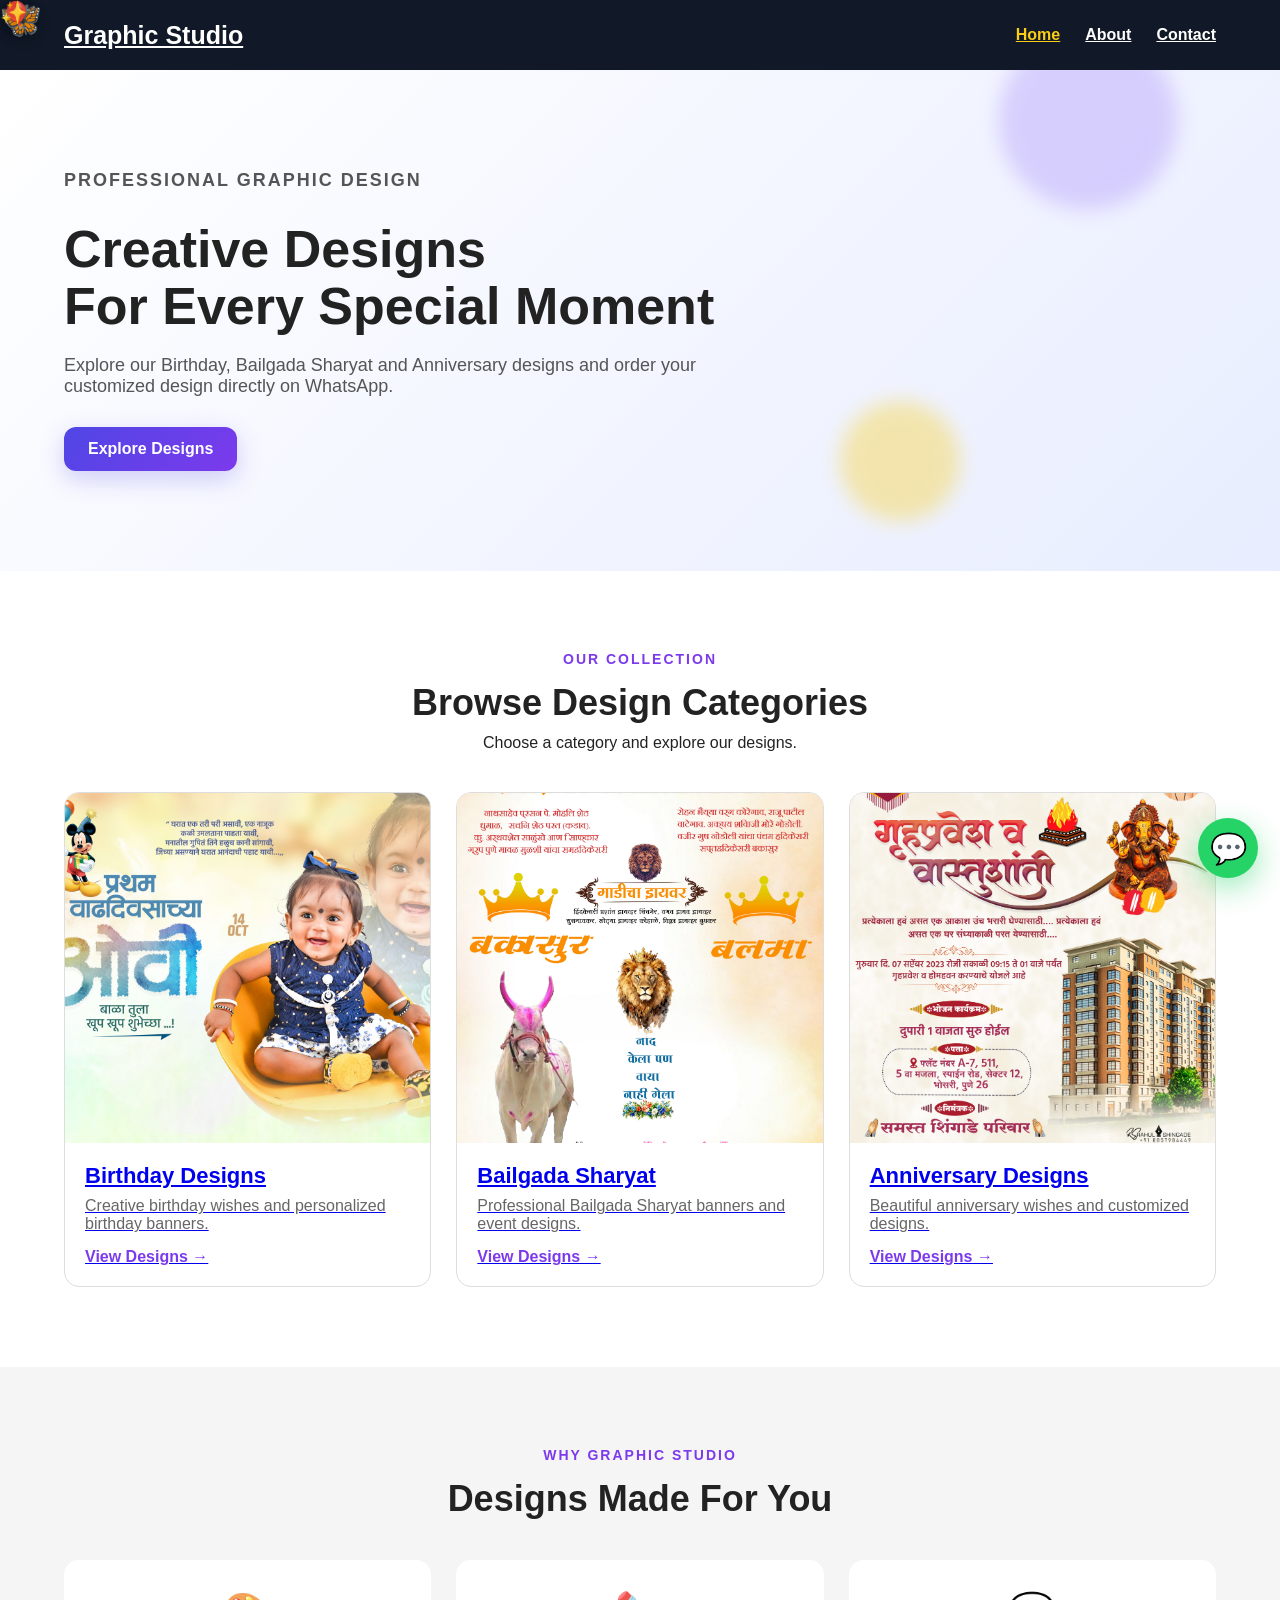
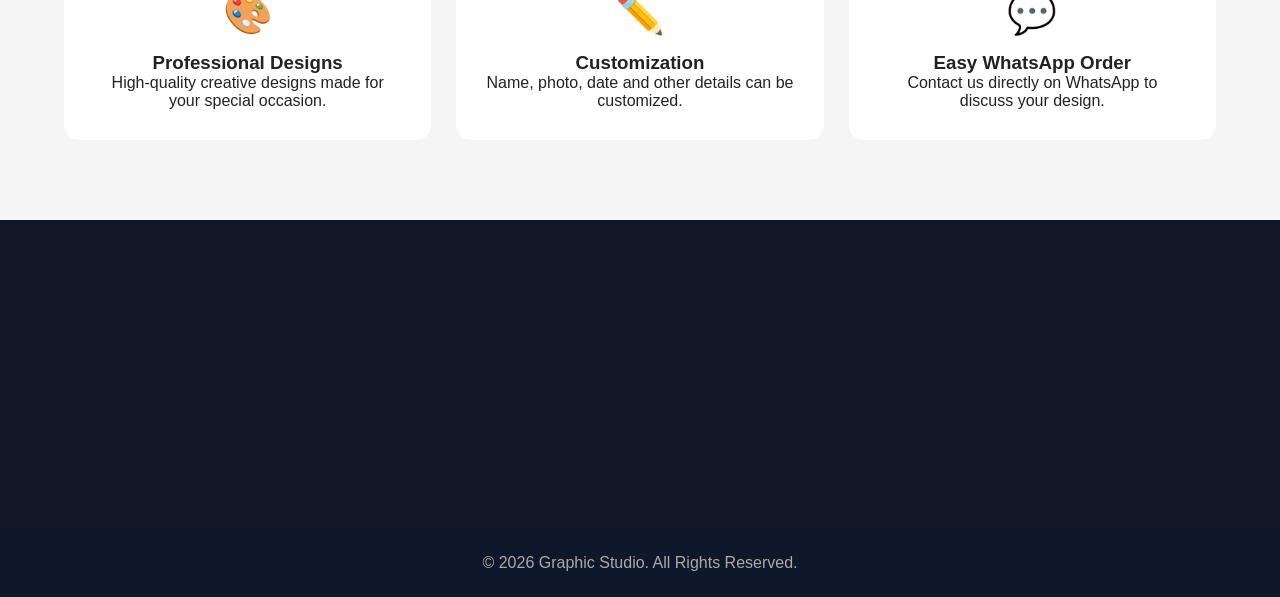
<file: index.html>
<!DOCTYPE html>
<html lang="en">
<head>
    <meta name="google-site-verification" content="Pr7QEl2_Z40V494Vmo86W4ati4UQ3uqjABa7WLPa0KI" />
    <meta charset="UTF-8">
    <meta name="viewport" content="width=device-width, initial-scale=1.0">

    <meta name="description"
        content="Professional Birthday, Bailgada Sharyat and Anniversary banner designs. Browse graphic design templates and order customized designs on WhatsApp.">

    <meta name="keywords"
        content="birthday banner design, bailgada sharyat banner, anniversary banner design, Marathi graphic design, banner design">

    <meta name="author" content="Graphic Studio">

    <title>Graphic Studio | Birthday, Bailgada Sharyat & Anniversary Designs</title>

    <!-- OPEN GRAPH / SOCIAL SHARING -->
    <meta property="og:type" content="website">
    <meta property="og:title" content="Graphic Studio | Birthday, Bailgada Sharyat & Anniversary Designs">
    <meta property="og:description" content="Browse Birthday, Bailgada Sharyat and Anniversary banner designs. Order your customized design directly on WhatsApp.">
    <meta property="og:image" content="images/bailgada-sharyat/bailgada-001.jpg">
    <meta name="twitter:card" content="summary_large_image">

    <link rel="stylesheet" href="css/style.css">
    <link rel="icon" type="image/png" href="favicon.png">
    <link rel="apple-touch-icon" href="apple-touch-icon.png">

</head>

<body data-whatsapp="917745036055" data-whatsapp-text="Hello Graphic Studio, I want to know more about your designs.">
    <!-- FLOATING DECORATIONS -->
    <div class="decor-layer" aria-hidden="true">
        <span class="butterfly b1">&#129419;</span>
        <span class="butterfly b2">&#129419;</span>
        <span class="butterfly b3">&#129419;</span>
        <span class="butterfly b4">&#127880;</span>
        <span class="butterfly b5">&#10024;</span>
    </div>


    <!-- HEADER -->
    <header class="header">
        <div class="container header-container">

            <a href="index.html" class="logo">Graphic Studio</a>

            <button class="menu-toggle" id="menuToggle" aria-label="Toggle menu">&#9776;</button>

            <nav class="navbar" id="navbarMenu">
                <a href="index.html" class="nav-link">Home</a>
                <a href="about.html" class="nav-link">About</a>
                <a href="contact.html" class="nav-link">Contact</a>
            </nav>

        </div>
    </header>


    <!-- HERO SECTION -->
    <section class="hero">
        <div class="container hero-content">
            <div class="hero-text">

                <p class="hero-small-text">PROFESSIONAL GRAPHIC DESIGN</p>

                <h1>Creative Designs<br>For Every Special Moment</h1>

                <p>
                    Explore our Birthday, Bailgada Sharyat and
                    Anniversary designs and order your customized
                    design directly on WhatsApp.
                </p>

                <a href="#categories" class="primary-button">Explore Designs</a>

            </div>
        </div>
    </section>


    <!-- CATEGORIES -->
    <section class="categories" id="categories">
        <div class="container">

            <div class="section-heading reveal">
                <p class="section-label">OUR COLLECTION</p>
                <h2>Browse Design Categories</h2>
                <p>Choose a category and explore our designs.</p>
            </div>

            <div class="category-grid reveal-stagger">

                <!-- BIRTHDAY -->
                <a href="categories/birthday.html" class="category-card reveal reveal-item">
                    <div class="category-image">
                        <img src="images/birthday/birthday-001.jpg" alt="Birthday banner design" loading="lazy">
                    </div>
                    <div class="category-info">
                        <h3>Birthday Designs</h3>
                        <p>Creative birthday wishes and personalized birthday banners.</p>
                        <span>View Designs &rarr;</span>
                    </div>
                </a>

                <!-- BAILGADA -->
                <a href="categories/bailgada-sharyat.html" class="category-card reveal reveal-item">
                    <div class="category-image">
                        <img src="images/bailgada-sharyat/bailgada-001.jpg" alt="Bailgada Sharyat banner design" loading="lazy">
                    </div>
                    <div class="category-info">
                        <h3>Bailgada Sharyat</h3>
                        <p>Professional Bailgada Sharyat banners and event designs.</p>
                        <span>View Designs &rarr;</span>
                    </div>
                </a>

                <!-- ANNIVERSARY -->
                <a href="categories/anniversary.html" class="category-card reveal reveal-item">
                    <div class="category-image">
                        <img src="images/anniversary/anniversary-001.jpg" alt="Anniversary banner design" loading="lazy">
                    </div>
                    <div class="category-info">
                        <h3>Anniversary Designs</h3>
                        <p>Beautiful anniversary wishes and customized designs.</p>
                        <span>View Designs &rarr;</span>
                    </div>
                </a>

            </div>
        </div>
    </section>


    <!-- WHY CHOOSE US -->
    <section class="why-us">
        <div class="container">

            <div class="section-heading reveal">
                <p class="section-label">WHY GRAPHIC STUDIO</p>
                <h2>Designs Made For You</h2>
            </div>

            <div class="features reveal-stagger">

                <div class="feature reveal reveal-item">
                    <div class="feature-icon">&#127912;</div>
                    <h3>Professional Designs</h3>
                    <p>High-quality creative designs made for your special occasion.</p>
                </div>

                <div class="feature reveal reveal-item">
                    <div class="feature-icon">&#9999;&#65039;</div>
                    <h3>Customization</h3>
                    <p>Name, photo, date and other details can be customized.</p>
                </div>

                <div class="feature reveal reveal-item">
                    <div class="feature-icon">&#128172;</div>
                    <h3>Easy WhatsApp Order</h3>
                    <p>Contact us directly on WhatsApp to discuss your design.</p>
                </div>

            </div>
        </div>
    </section>


    <!-- CALL TO ACTION -->
    <section class="cta">
        <div class="container reveal">
            <h2>Need a Custom Design?</h2>
            <p>Contact us on WhatsApp and tell us what design you need.</p>
            <a href="https://wa.me/917745036055?text=Hello%20Graphic%20Studio%2C%20I%20want%20a%20custom%20design."
               class="whatsapp-button" target="_blank" rel="noopener">
                &#128172; Contact on WhatsApp
            </a>
        </div>
    </section>


    <!-- FOOTER -->
    <footer class="footer">
        <div class="container">
            <p>&copy; 2026 Graphic Studio. All Rights Reserved.</p>
        </div>
    </footer>

    <!-- FLOATING WHATSAPP BUTTON -->
    <a href="#" id="floatingWhatsapp" class="floating-whatsapp" target="_blank" rel="noopener" aria-label="Chat on WhatsApp">&#128172;</a>

    <script src="js/script.js"></script>

</body>
</html>
</file>
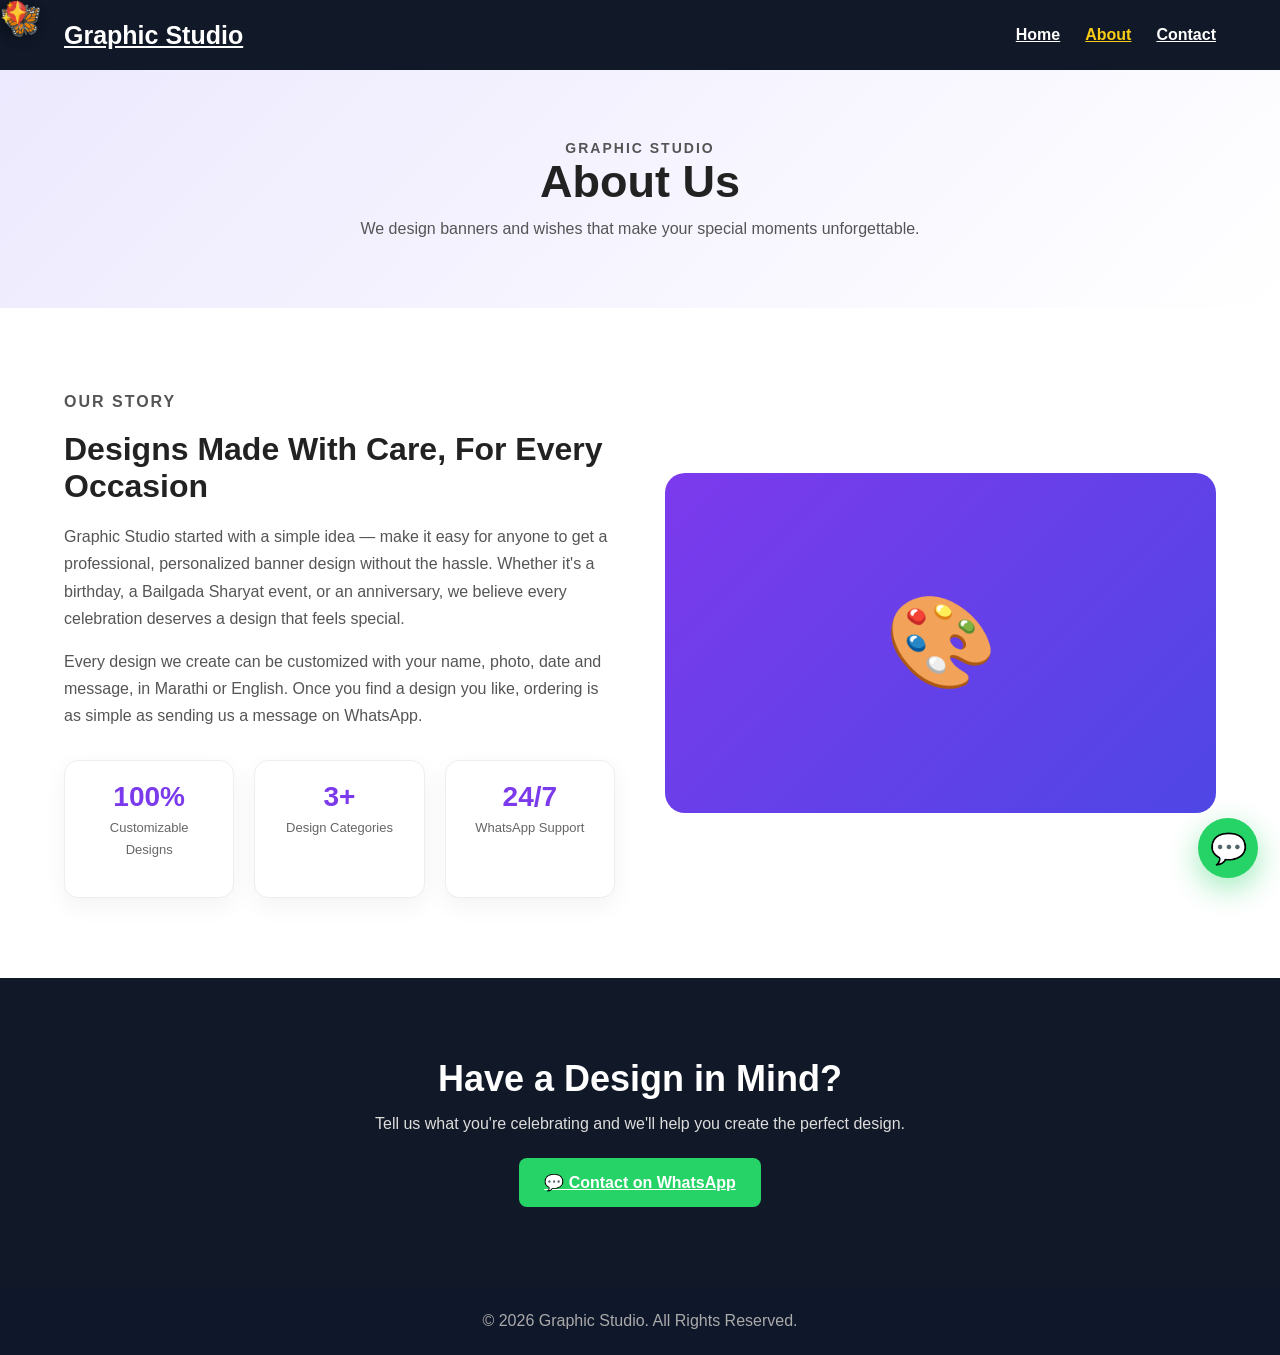
<file: about.html>
<!DOCTYPE html>
<html lang="en">
<head>
    <meta charset="UTF-8">
    <meta name="viewport" content="width=device-width, initial-scale=1.0">
    <meta name="description"
        content="Learn about Graphic Studio - creators of professional Birthday, Bailgada Sharyat and Anniversary banner designs, customized and delivered on WhatsApp.">
    <title>About Us | Graphic Studio</title>
    <link rel="stylesheet" href="css/style.css">
    <link rel="icon" type="image/png" href="favicon.png">
    <link rel="apple-touch-icon" href="apple-touch-icon.png">

</head>

<body data-whatsapp="917745036055" data-whatsapp-text="Hello Graphic Studio, I have a question about your designs.">
    <!-- FLOATING DECORATIONS -->
    <div class="decor-layer" aria-hidden="true">
        <span class="butterfly b1">&#129419;</span>
        <span class="butterfly b2">&#129419;</span>
        <span class="butterfly b3">&#129419;</span>
        <span class="butterfly b4">&#127880;</span>
        <span class="butterfly b5">&#10024;</span>
    </div>


    <!-- HEADER -->
    <header class="header">
        <div class="container header-container">
            <a href="index.html" class="logo">Graphic Studio</a>
            <button class="menu-toggle" id="menuToggle" aria-label="Toggle menu">&#9776;</button>
            <nav class="navbar" id="navbarMenu">
                <a href="index.html" class="nav-link">Home</a>
                <a href="about.html" class="nav-link">About</a>
                <a href="contact.html" class="nav-link">Contact</a>
            </nav>
        </div>
    </header>

    <!-- PAGE HEADER -->
    <section class="page-header">
        <div class="container">
            <p class="section-label">GRAPHIC STUDIO</p>
            <h1>About Us</h1>
            <p>We design banners and wishes that make your special moments unforgettable.</p>
        </div>
    </section>

    <!-- ABOUT CONTENT -->
    <section class="about-section">
        <div class="container about-grid">

            <div class="reveal">
                <p class="section-label">OUR STORY</p>
                <h2>Designs Made With Care, For Every Occasion</h2>
                <p>
                    Graphic Studio started with a simple idea &mdash; make it easy for anyone to get a
                    professional, personalized banner design without the hassle. Whether it's a birthday,
                    a Bailgada Sharyat event, or an anniversary, we believe every celebration deserves a
                    design that feels special.
                </p>
                <p>
                    Every design we create can be customized with your name, photo, date and message,
                    in Marathi or English. Once you find a design you like, ordering is as simple as
                    sending us a message on WhatsApp.
                </p>

                <div class="about-stats">
                    <div class="about-stat">
                        <h3>100%</h3>
                        <p>Customizable Designs</p>
                    </div>
                    <div class="about-stat">
                        <h3>3+</h3>
                        <p>Design Categories</p>
                    </div>
                    <div class="about-stat">
                        <h3>24/7</h3>
                        <p>WhatsApp Support</p>
                    </div>
                </div>
            </div>

            <div class="about-visual reveal">&#127912;</div>

        </div>
    </section>

    <!-- CALL TO ACTION -->
    <section class="cta">
        <div class="container reveal">
            <h2>Have a Design in Mind?</h2>
            <p>Tell us what you're celebrating and we'll help you create the perfect design.</p>
            <a href="https://wa.me/917745036055?text=Hello%20Graphic%20Studio%2C%20I%20want%20to%20know%20more%20about%20your%20designs."
               class="whatsapp-button" target="_blank" rel="noopener">
                &#128172; Contact on WhatsApp
            </a>
        </div>
    </section>

    <!-- FOOTER -->
    <footer class="footer">
        <div class="container">
            <p>&copy; 2026 Graphic Studio. All Rights Reserved.</p>
        </div>
    </footer>

    <a href="#" id="floatingWhatsapp" class="floating-whatsapp" target="_blank" rel="noopener" aria-label="Chat on WhatsApp">&#128172;</a>

    <script src="js/script.js"></script>
</body>
</html>
</file>
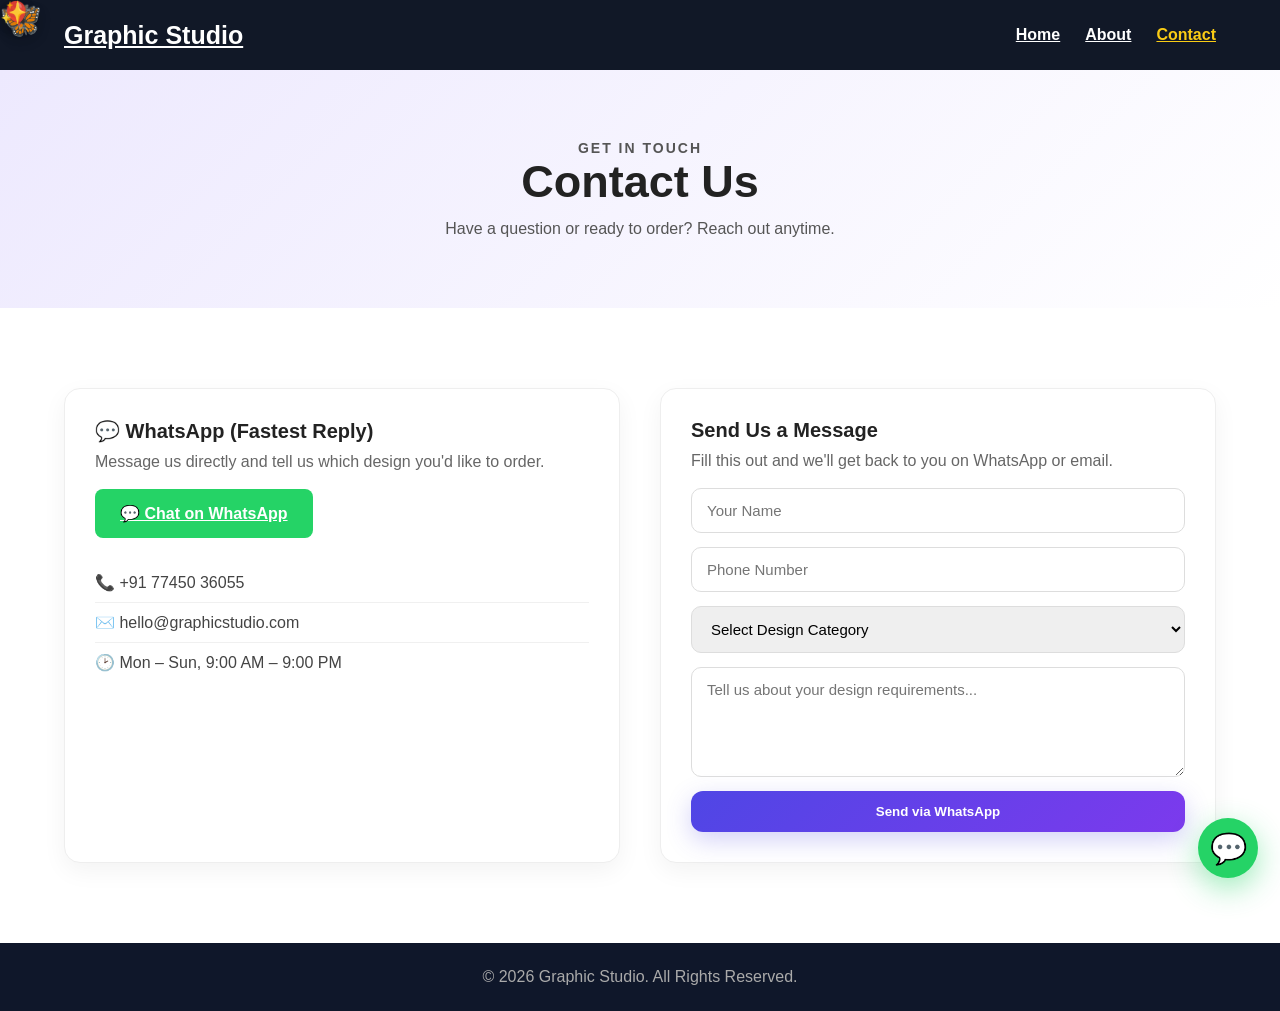
<file: contact.html>
<!DOCTYPE html>
<html lang="en">
<head>
    <meta charset="UTF-8">
    <meta name="viewport" content="width=device-width, initial-scale=1.0">
    <meta name="description"
        content="Get in touch with Graphic Studio to order your customized Birthday, Bailgada Sharyat or Anniversary banner design.">
    <title>Contact Us | Graphic Studio</title>
    <link rel="stylesheet" href="css/style.css">
    <link rel="icon" type="image/png" href="favicon.png">
    <link rel="apple-touch-icon" href="apple-touch-icon.png">

</head>

<body data-whatsapp="917745036055" data-whatsapp-text="Hello Graphic Studio, I want to order a custom design.">
    <!-- FLOATING DECORATIONS -->
    <div class="decor-layer" aria-hidden="true">
        <span class="butterfly b1">&#129419;</span>
        <span class="butterfly b2">&#129419;</span>
        <span class="butterfly b3">&#129419;</span>
        <span class="butterfly b4">&#127880;</span>
        <span class="butterfly b5">&#10024;</span>
    </div>


    <!-- HEADER -->
    <header class="header">
        <div class="container header-container">
            <a href="index.html" class="logo">Graphic Studio</a>
            <button class="menu-toggle" id="menuToggle" aria-label="Toggle menu">&#9776;</button>
            <nav class="navbar" id="navbarMenu">
                <a href="index.html" class="nav-link">Home</a>
                <a href="about.html" class="nav-link">About</a>
                <a href="contact.html" class="nav-link">Contact</a>
            </nav>
        </div>
    </header>

    <!-- PAGE HEADER -->
    <section class="page-header">
        <div class="container">
            <p class="section-label">GET IN TOUCH</p>
            <h1>Contact Us</h1>
            <p>Have a question or ready to order? Reach out anytime.</p>
        </div>
    </section>

    <!-- CONTACT CONTENT -->
    <section class="about-section">
        <div class="container contact-grid">

            <div class="contact-card reveal">
                <h3>&#128172; WhatsApp (Fastest Reply)</h3>
                <p>Message us directly and tell us which design you'd like to order.</p>
                <a href="https://wa.me/917745036055?text=Hello%20Graphic%20Studio%2C%20I%20want%20to%20order%20a%20design."
                   class="whatsapp-button" target="_blank" rel="noopener">
                    &#128172; Chat on WhatsApp
                </a>

                <ul class="contact-list" style="margin-top:25px;">
                    <li>&#128222; +91 77450 36055</li>
                    <li>&#9993;&#65039; hello@graphicstudio.com</li>
                    <li>&#128337; Mon &ndash; Sun, 9:00 AM &ndash; 9:00 PM</li>
                </ul>
            </div>

            <div class="contact-card reveal">
                <h3>Send Us a Message</h3>
                <p>Fill this out and we'll get back to you on WhatsApp or email.</p>

                <form class="contact-form" id="contactForm">
                    <input type="text" name="name" placeholder="Your Name" required>
                    <input type="tel" name="phone" placeholder="Phone Number" required>
                    <select name="category">
                        <option value="">Select Design Category</option>
                        <option value="Birthday">Birthday</option>
                        <option value="Bailgada Sharyat">Bailgada Sharyat</option>
                        <option value="Anniversary">Anniversary</option>
                    </select>
                    <textarea name="message" placeholder="Tell us about your design requirements..."></textarea>
                    <button type="submit" class="primary-button">Send via WhatsApp</button>
                </form>
            </div>

        </div>
    </section>

    <!-- FOOTER -->
    <footer class="footer">
        <div class="container">
            <p>&copy; 2026 Graphic Studio. All Rights Reserved.</p>
        </div>
    </footer>

    <a href="#" id="floatingWhatsapp" class="floating-whatsapp" target="_blank" rel="noopener" aria-label="Chat on WhatsApp">&#128172;</a>

    <script src="js/script.js"></script>
    <script>
        // Sends the contact form straight to WhatsApp with the filled details
        document.getElementById('contactForm').addEventListener('submit', function (e) {
            e.preventDefault();
            var f = e.target;
            var name = f.name.value.trim();
            var phone = f.phone.value.trim();
            var category = f.category.value;
            var message = f.message.value.trim();

            var text = "Hello Graphic Studio, my name is " + name +
                " (Phone: " + phone + ")." +
                (category ? " I'm interested in: " + category + "." : "") +
                (message ? " Message: " + message : "");

            window.open("https://wa.me/917745036055?text=" + encodeURIComponent(text), "_blank");
        });
    </script>
</body>
</html>
</file>
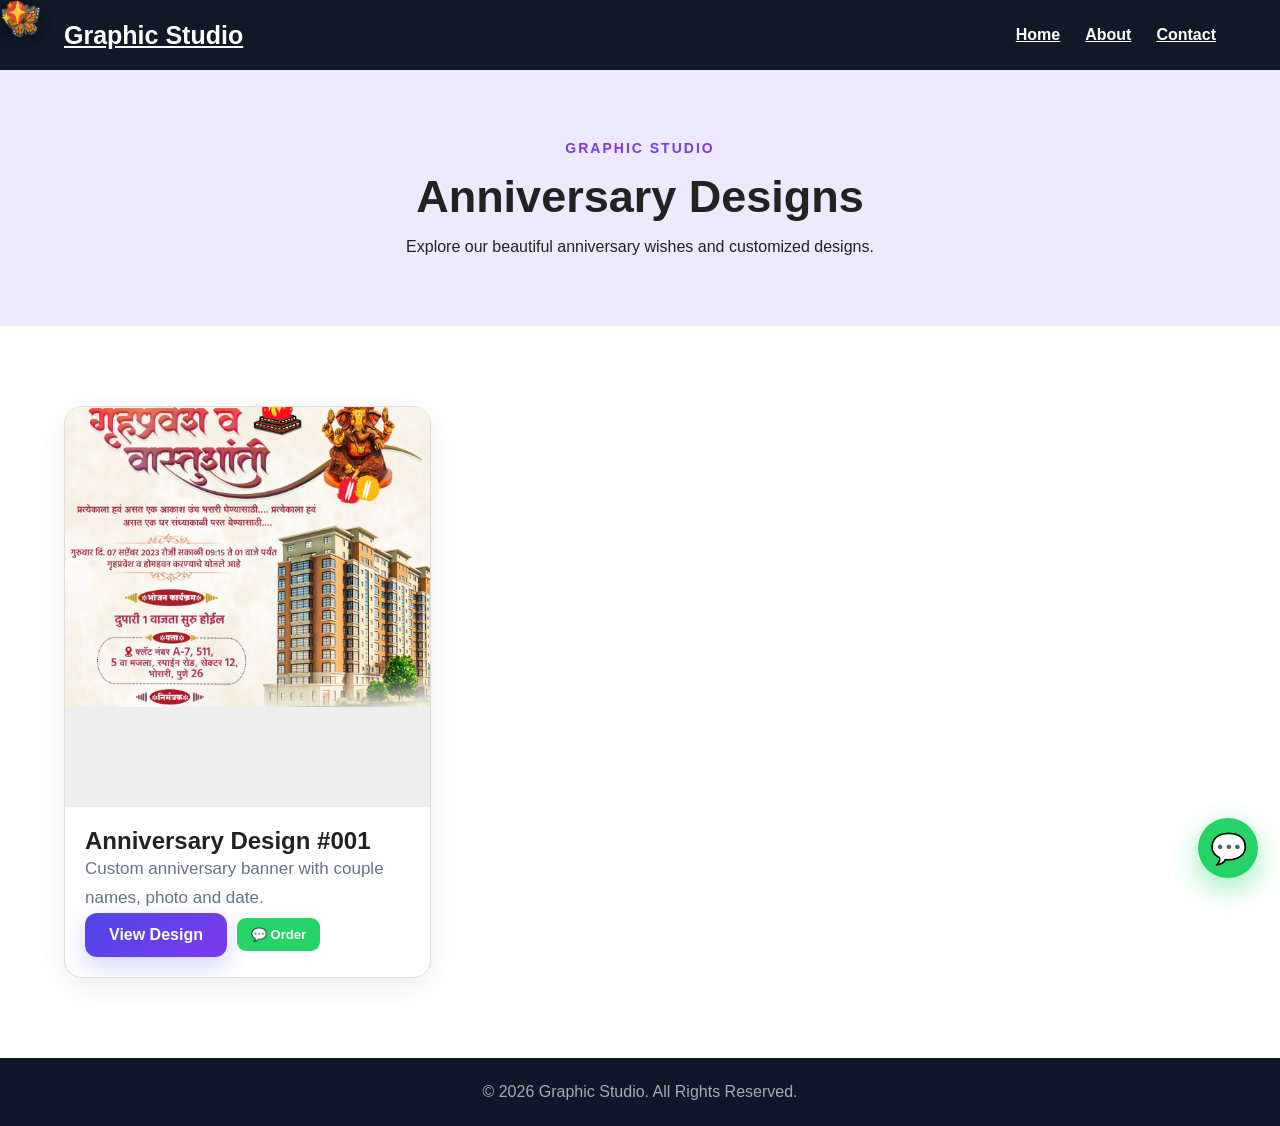
<file: categories/anniversary.html>
<!DOCTYPE html>
<html lang="en">
<head>
    <meta charset="UTF-8">
    <meta name="viewport" content="width=device-width, initial-scale=1.0">
    <meta name="description"
        content="Browse beautiful Anniversary banner and wish designs. Order customized anniversary graphic designs on WhatsApp.">
    <title>Anniversary Banner Designs | Graphic Studio</title>
    <link rel="stylesheet" href="../css/style.css">
    <link rel="icon" type="image/png" href="../favicon.png">
    <link rel="apple-touch-icon" href="../apple-touch-icon.png">

</head>

<body data-whatsapp="917745036055" data-whatsapp-text="Hello Graphic Studio, I want to order an Anniversary design.">
    <!-- FLOATING DECORATIONS -->
    <div class="decor-layer" aria-hidden="true">
        <span class="butterfly b1">&#129419;</span>
        <span class="butterfly b2">&#129419;</span>
        <span class="butterfly b3">&#129419;</span>
        <span class="butterfly b4">&#127880;</span>
        <span class="butterfly b5">&#10024;</span>
    </div>


    <!-- HEADER -->
    <header class="header">
        <div class="container header-container">
            <a href="../index.html" class="logo">Graphic Studio</a>
            <button class="menu-toggle" id="menuToggle" aria-label="Toggle menu">&#9776;</button>
            <nav class="navbar" id="navbarMenu">
                <a href="../index.html" class="nav-link">Home</a>
                <a href="../about.html" class="nav-link">About</a>
                <a href="../contact.html" class="nav-link">Contact</a>
            </nav>
        </div>
    </header>

    <!-- PAGE HEADER -->
    <section class="category-header">
        <div class="container">
            <p class="section-label">GRAPHIC STUDIO</p>
            <h1>Anniversary Designs</h1>
            <p>Explore our beautiful anniversary wishes and customized designs.</p>
        </div>
    </section>

    <!-- DESIGNS -->
    <section class="designs-section">
        <div class="container">
            <div class="design-grid">

                <!-- ANNIVERSARY DESIGN 001 -->
                <div class="design-card">
                    <div class="design-image">
                        <img src="../images/anniversary/anniversary-001.jpg" alt="Anniversary banner design AN-001" loading="lazy">
                    </div>
                    <div class="design-info">
                        <h2>Anniversary Design #001</h2>
                        <p>Custom anniversary banner with couple names, photo and date.</p>
                        <div class="card-actions">
                            <a href="../designs/anniversary-001.html" class="primary-button">View Design</a>
                            <a href="https://wa.me/917745036055?text=Hello%20Graphic%20Studio%2C%20I%20want%20to%20order%20Anniversary%20Design%20%23001."
                               class="whatsapp-small" target="_blank" rel="noopener">&#128172; Order</a>
                        </div>
                    </div>
                </div>

            </div>
        </div>
    </section>

    <!-- FOOTER -->
    <footer class="footer">
        <div class="container">
            <p>&copy; 2026 Graphic Studio. All Rights Reserved.</p>
        </div>
    </footer>

    <a href="#" id="floatingWhatsapp" class="floating-whatsapp" target="_blank" rel="noopener" aria-label="Chat on WhatsApp">&#128172;</a>

    <script src="../js/script.js"></script>
</body>
</html>
</file>
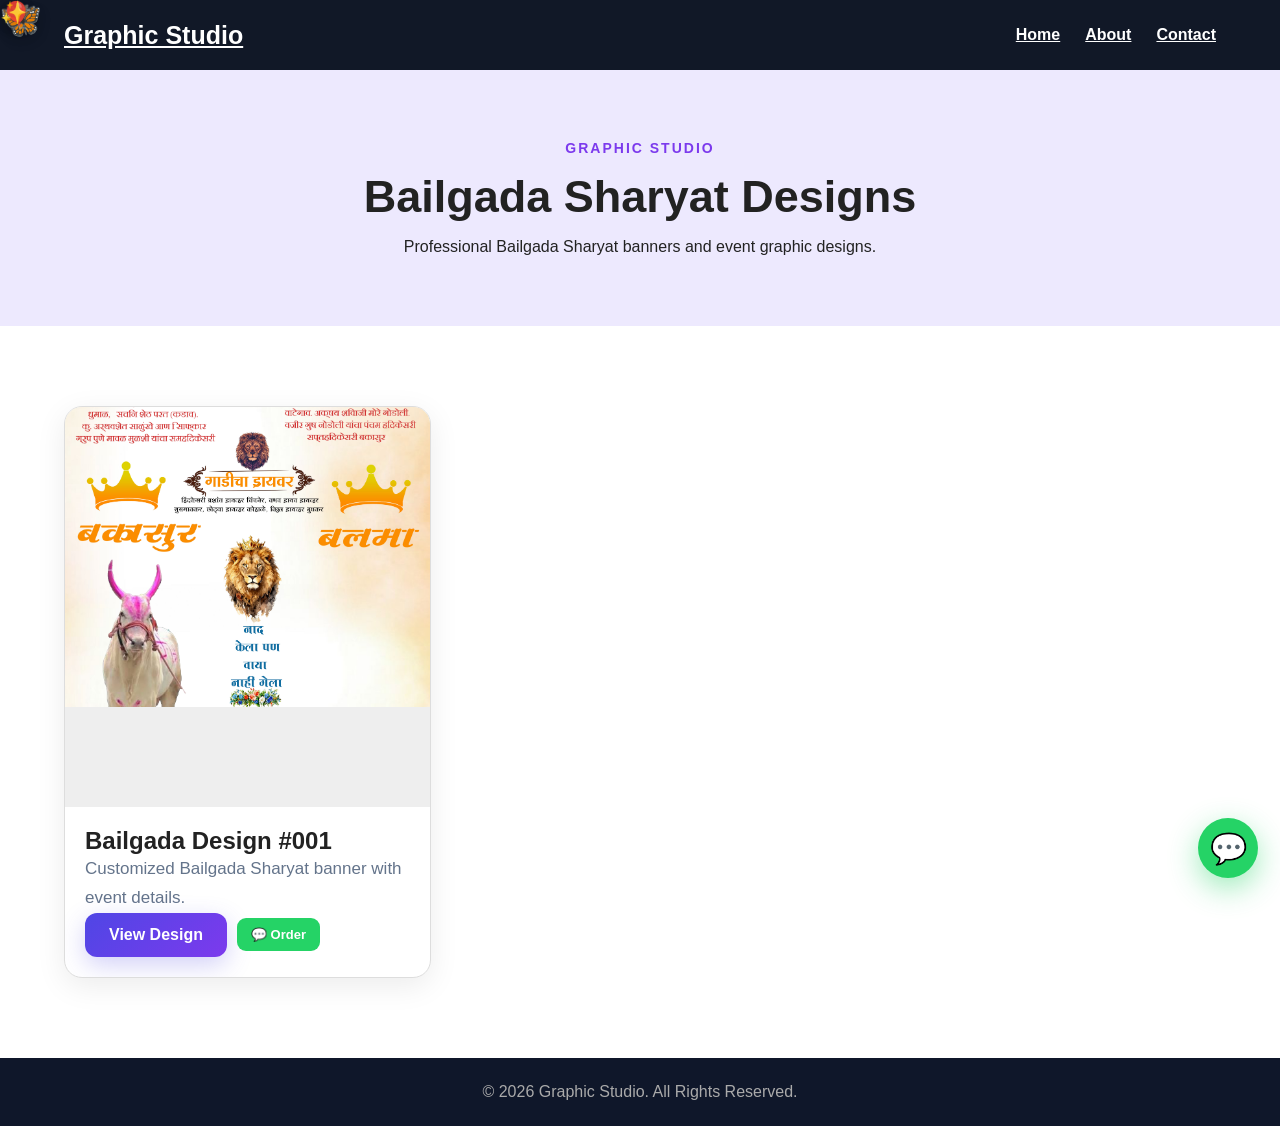
<file: categories/bailgada-sharyat.html>
<!DOCTYPE html>
<html lang="en">
<head>
    <meta charset="UTF-8">
    <meta name="viewport" content="width=device-width, initial-scale=1.0">
    <meta name="description"
        content="Browse Bailgada Sharyat banner designs and Marathi graphic designs. Order customized Bailgada Sharyat banners on WhatsApp.">
    <title>Bailgada Sharyat Banner Designs | Graphic Studio</title>
    <link rel="stylesheet" href="../css/style.css">
    <link rel="icon" type="image/png" href="../favicon.png">
    <link rel="apple-touch-icon" href="../apple-touch-icon.png">

</head>

<body data-whatsapp="917745036055" data-whatsapp-text="Hello Graphic Studio, I want to order a Bailgada Sharyat design.">
    <!-- FLOATING DECORATIONS -->
    <div class="decor-layer" aria-hidden="true">
        <span class="butterfly b1">&#129419;</span>
        <span class="butterfly b2">&#129419;</span>
        <span class="butterfly b3">&#129419;</span>
        <span class="butterfly b4">&#127880;</span>
        <span class="butterfly b5">&#10024;</span>
    </div>


    <!-- HEADER -->
    <header class="header">
        <div class="container header-container">
            <a href="../index.html" class="logo">Graphic Studio</a>
            <button class="menu-toggle" id="menuToggle" aria-label="Toggle menu">&#9776;</button>
            <nav class="navbar" id="navbarMenu">
                <a href="../index.html" class="nav-link">Home</a>
                <a href="../about.html" class="nav-link">About</a>
                <a href="../contact.html" class="nav-link">Contact</a>
            </nav>
        </div>
    </header>

    <!-- PAGE HEADER -->
    <section class="category-header">
        <div class="container">
            <p class="section-label">GRAPHIC STUDIO</p>
            <h1>Bailgada Sharyat Designs</h1>
            <p>Professional Bailgada Sharyat banners and event graphic designs.</p>
        </div>
    </section>

    <!-- DESIGNS -->
    <section class="designs-section">
        <div class="container">
            <div class="design-grid">

                <!-- BAILGADA DESIGN 001 -->
                <div class="design-card">
                    <div class="design-image">
                        <img src="../images/bailgada-sharyat/bailgada-001.jpg" alt="Bailgada Sharyat banner design BS-001" loading="lazy">
                    </div>
                    <div class="design-info">
                        <h2>Bailgada Design #001</h2>
                        <p>Customized Bailgada Sharyat banner with event details.</p>
                        <div class="card-actions">
                            <a href="../designs/bailgada-001.html" class="primary-button">View Design</a>
                            <a href="https://wa.me/917745036055?text=Hello%20Graphic%20Studio%2C%20I%20want%20to%20order%20Bailgada%20Sharyat%20Design%20%23001."
                               class="whatsapp-small" target="_blank" rel="noopener">&#128172; Order</a>
                        </div>
                    </div>
                </div>

            </div>
        </div>
    </section>

    <!-- FOOTER -->
    <footer class="footer">
        <div class="container">
            <p>&copy; 2026 Graphic Studio. All Rights Reserved.</p>
        </div>
    </footer>

    <a href="#" id="floatingWhatsapp" class="floating-whatsapp" target="_blank" rel="noopener" aria-label="Chat on WhatsApp">&#128172;</a>

    <script src="../js/script.js"></script>
</body>
</html>
</file>
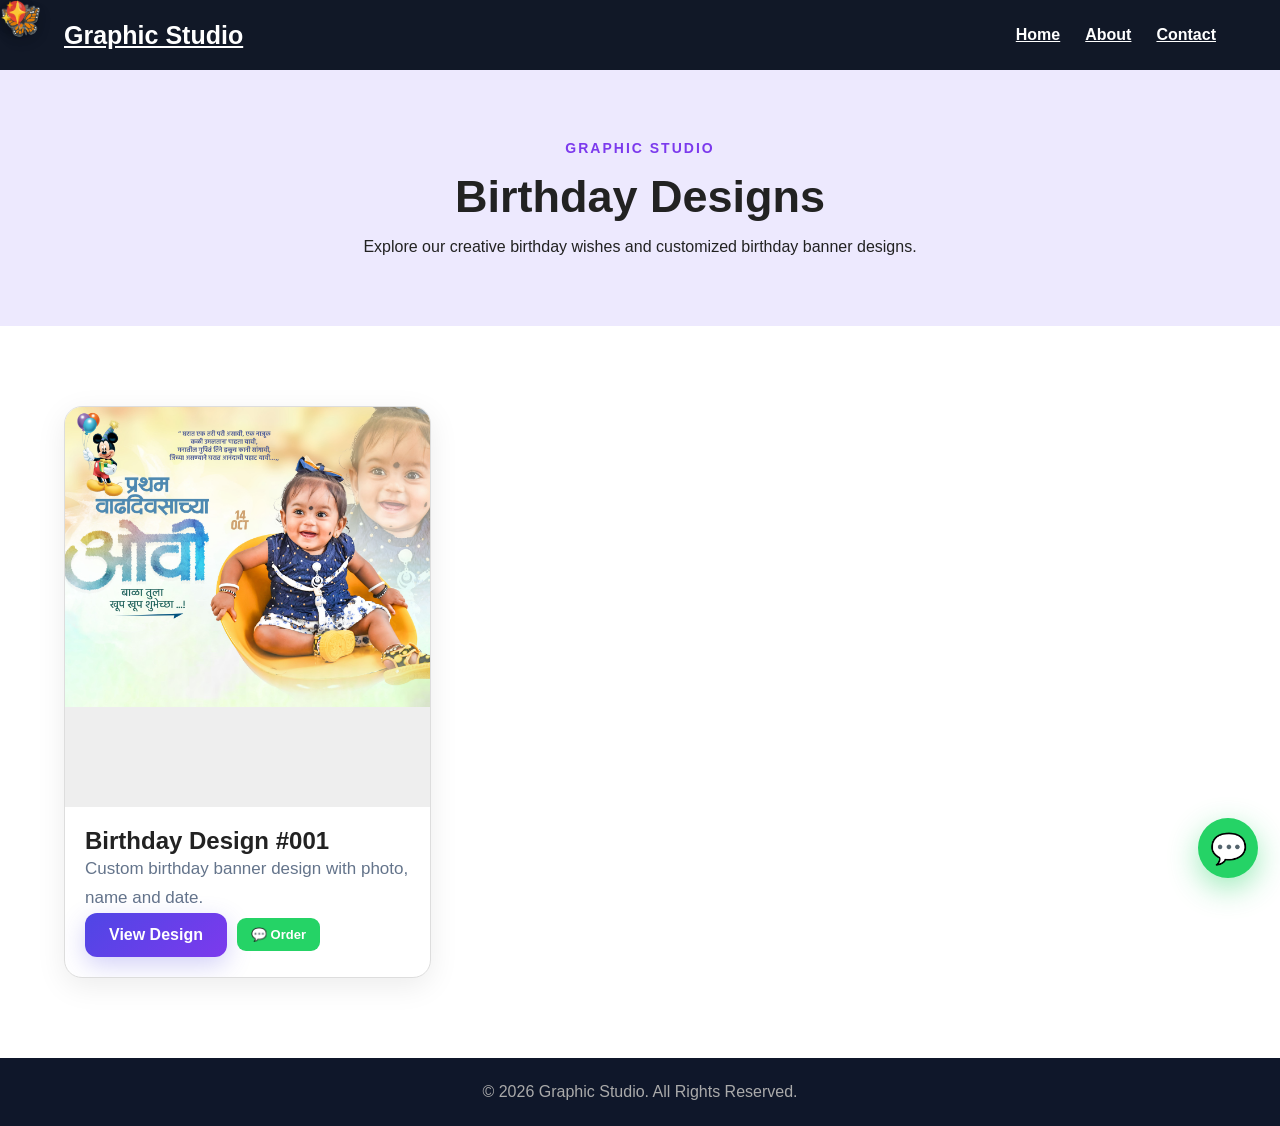
<file: categories/birthday.html>
<!DOCTYPE html>
<html lang="en">
<head>
    <meta charset="UTF-8">
    <meta name="viewport" content="width=device-width, initial-scale=1.0">
    <meta name="description"
        content="Browse professional Birthday banner and birthday wish designs. Order customized birthday graphic designs on WhatsApp.">
    <title>Birthday Banner Designs | Graphic Studio</title>
    <link rel="stylesheet" href="../css/style.css">
    <link rel="icon" type="image/png" href="../favicon.png">
    <link rel="apple-touch-icon" href="../apple-touch-icon.png">

</head>

<body data-whatsapp="917745036055" data-whatsapp-text="Hello Graphic Studio, I want to order a Birthday design.">
    <!-- FLOATING DECORATIONS -->
    <div class="decor-layer" aria-hidden="true">
        <span class="butterfly b1">&#129419;</span>
        <span class="butterfly b2">&#129419;</span>
        <span class="butterfly b3">&#129419;</span>
        <span class="butterfly b4">&#127880;</span>
        <span class="butterfly b5">&#10024;</span>
    </div>


    <!-- HEADER -->
    <header class="header">
        <div class="container header-container">
            <a href="../index.html" class="logo">Graphic Studio</a>
            <button class="menu-toggle" id="menuToggle" aria-label="Toggle menu">&#9776;</button>
            <nav class="navbar" id="navbarMenu">
                <a href="../index.html" class="nav-link">Home</a>
                <a href="../about.html" class="nav-link">About</a>
                <a href="../contact.html" class="nav-link">Contact</a>
            </nav>
        </div>
    </header>

    <!-- PAGE HEADER -->
    <section class="category-header">
        <div class="container">
            <p class="section-label">GRAPHIC STUDIO</p>
            <h1>Birthday Designs</h1>
            <p>Explore our creative birthday wishes and customized birthday banner designs.</p>
        </div>
    </section>

    <!-- DESIGNS -->
    <section class="designs-section">
        <div class="container">
            <div class="design-grid">

                <!-- BIRTHDAY DESIGN 001 -->
                <div class="design-card">
                    <div class="design-image">
                        <img src="../images/birthday/birthday-001.jpg" alt="Birthday banner design BD-001" loading="lazy">
                    </div>
                    <div class="design-info">
                        <h2>Birthday Design #001</h2>
                        <p>Custom birthday banner design with photo, name and date.</p>
                        <div class="card-actions">
                            <a href="../designs/birthday-001.html" class="primary-button">View Design</a>
                            <a href="https://wa.me/917745036055?text=Hello%20Graphic%20Studio%2C%20I%20want%20to%20order%20Birthday%20Design%20%23001."
                               class="whatsapp-small" target="_blank" rel="noopener">&#128172; Order</a>
                        </div>
                    </div>
                </div>

            </div>
        </div>
    </section>

    <!-- FOOTER -->
    <footer class="footer">
        <div class="container">
            <p>&copy; 2026 Graphic Studio. All Rights Reserved.</p>
        </div>
    </footer>

    <a href="#" id="floatingWhatsapp" class="floating-whatsapp" target="_blank" rel="noopener" aria-label="Chat on WhatsApp">&#128172;</a>

    <script src="../js/script.js"></script>
</body>
</html>
</file>
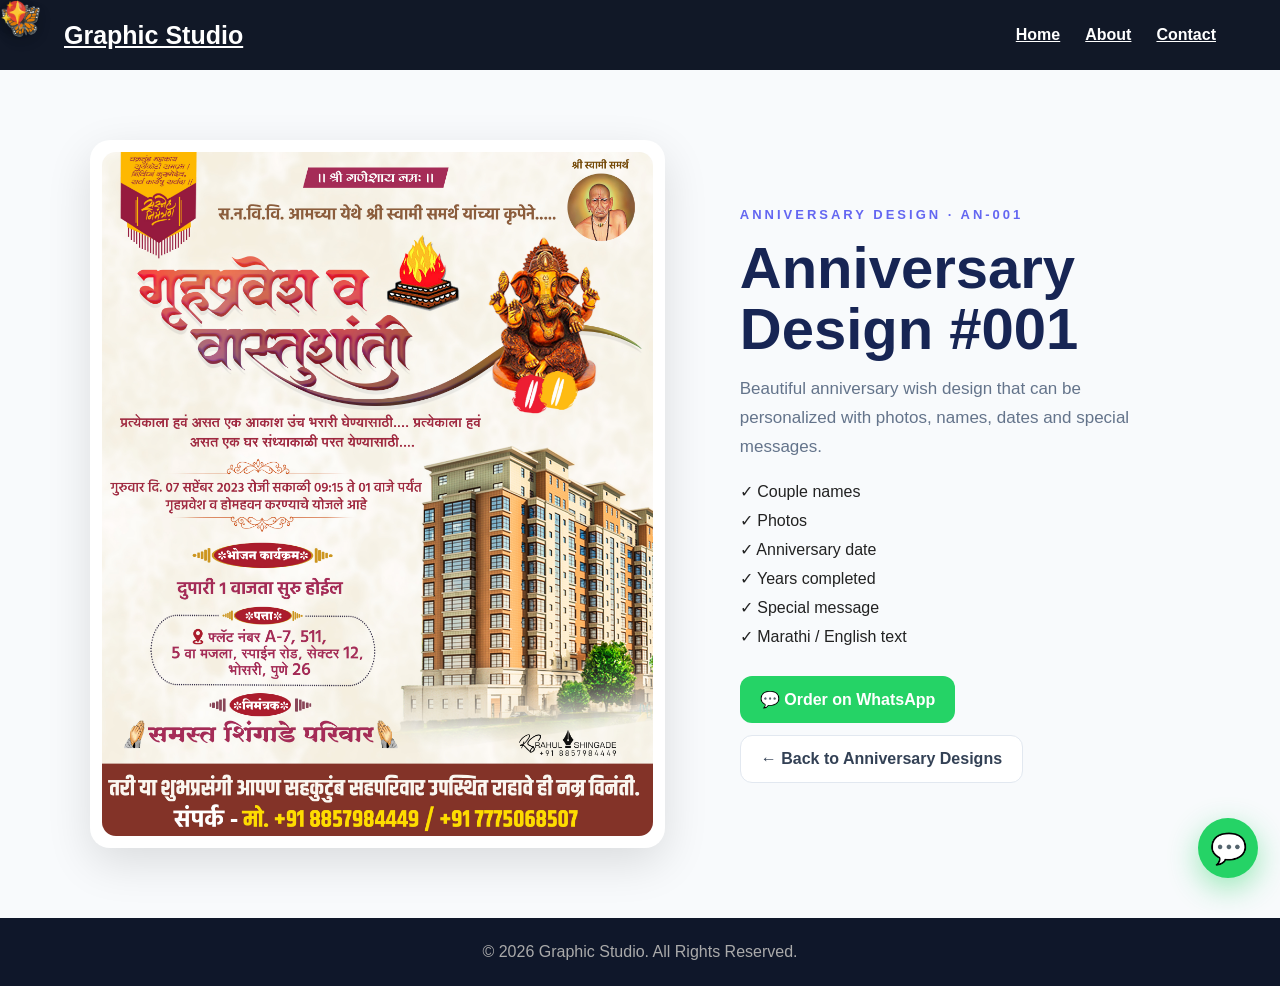
<file: designs/anniversary-001.html>
<!DOCTYPE html>
<html lang="en">
<head>
    <meta charset="UTF-8">
    <meta name="viewport" content="width=device-width, initial-scale=1.0">
    <meta name="description"
        content="Anniversary Design AN-001. Beautiful customized anniversary wish design. Add photos, names and anniversary details. Order on WhatsApp.">
    <title>Anniversary Design AN-001 | Graphic Studio</title>
    <link rel="stylesheet" href="../css/style.css">
    <link rel="icon" type="image/png" href="../favicon.png">
    <link rel="apple-touch-icon" href="../apple-touch-icon.png">

</head>

<body data-whatsapp="917745036055" data-whatsapp-text="Hello Graphic Studio, I want to order Anniversary Design #001 (AN-001).">
    <!-- FLOATING DECORATIONS -->
    <div class="decor-layer" aria-hidden="true">
        <span class="butterfly b1">&#129419;</span>
        <span class="butterfly b2">&#129419;</span>
        <span class="butterfly b3">&#129419;</span>
        <span class="butterfly b4">&#127880;</span>
        <span class="butterfly b5">&#10024;</span>
    </div>


    <!-- HEADER -->
    <header class="header">
        <div class="container header-container">
            <a href="../index.html" class="logo">Graphic Studio</a>
            <button class="menu-toggle" id="menuToggle" aria-label="Toggle menu">&#9776;</button>
            <nav class="navbar" id="navbarMenu">
                <a href="../index.html" class="nav-link">Home</a>
                <a href="../about.html" class="nav-link">About</a>
                <a href="../contact.html" class="nav-link">Contact</a>
            </nav>
        </div>
    </header>

    <main class="design-page">
        <section class="design-detail">

            <div class="design-image-box">
                <img src="../images/anniversary/anniversary-001.jpg" alt="Anniversary banner design AN-001" class="main-design-image" loading="lazy">
            </div>

            <div class="design-info">
                <span class="eyebrow">ANNIVERSARY DESIGN &middot; AN-001</span>
                <h1>Anniversary Design #001</h1>
                <p>
                    Beautiful anniversary wish design that can be personalized with photos,
                    names, dates and special messages.
                </p>

                <ul class="customization-list">
                    <li>&#10003; Couple names</li>
                    <li>&#10003; Photos</li>
                    <li>&#10003; Anniversary date</li>
                    <li>&#10003; Years completed</li>
                    <li>&#10003; Special message</li>
                    <li>&#10003; Marathi / English text</li>
                </ul>

                <div class="design-buttons">
                    <a class="whatsapp-order"
                       href="https://wa.me/917745036055?text=Hello%20Graphic%20Studio%2C%20I%20want%20to%20order%20Anniversary%20Design%20%23001%20(AN-001)."
                       target="_blank" rel="noopener">
                        &#128172; Order on WhatsApp
                    </a>
                    <a href="../categories/anniversary.html" class="secondary-button">&larr; Back to Anniversary Designs</a>
                </div>
            </div>

        </section>
    </main>

    <footer class="footer">
        <div class="container">
            <p>&copy; 2026 Graphic Studio. All Rights Reserved.</p>
        </div>
    </footer>

    <a href="#" id="floatingWhatsapp" class="floating-whatsapp" target="_blank" rel="noopener" aria-label="Chat on WhatsApp">&#128172;</a>

    <script src="../js/script.js"></script>
</body>
</html>
</file>
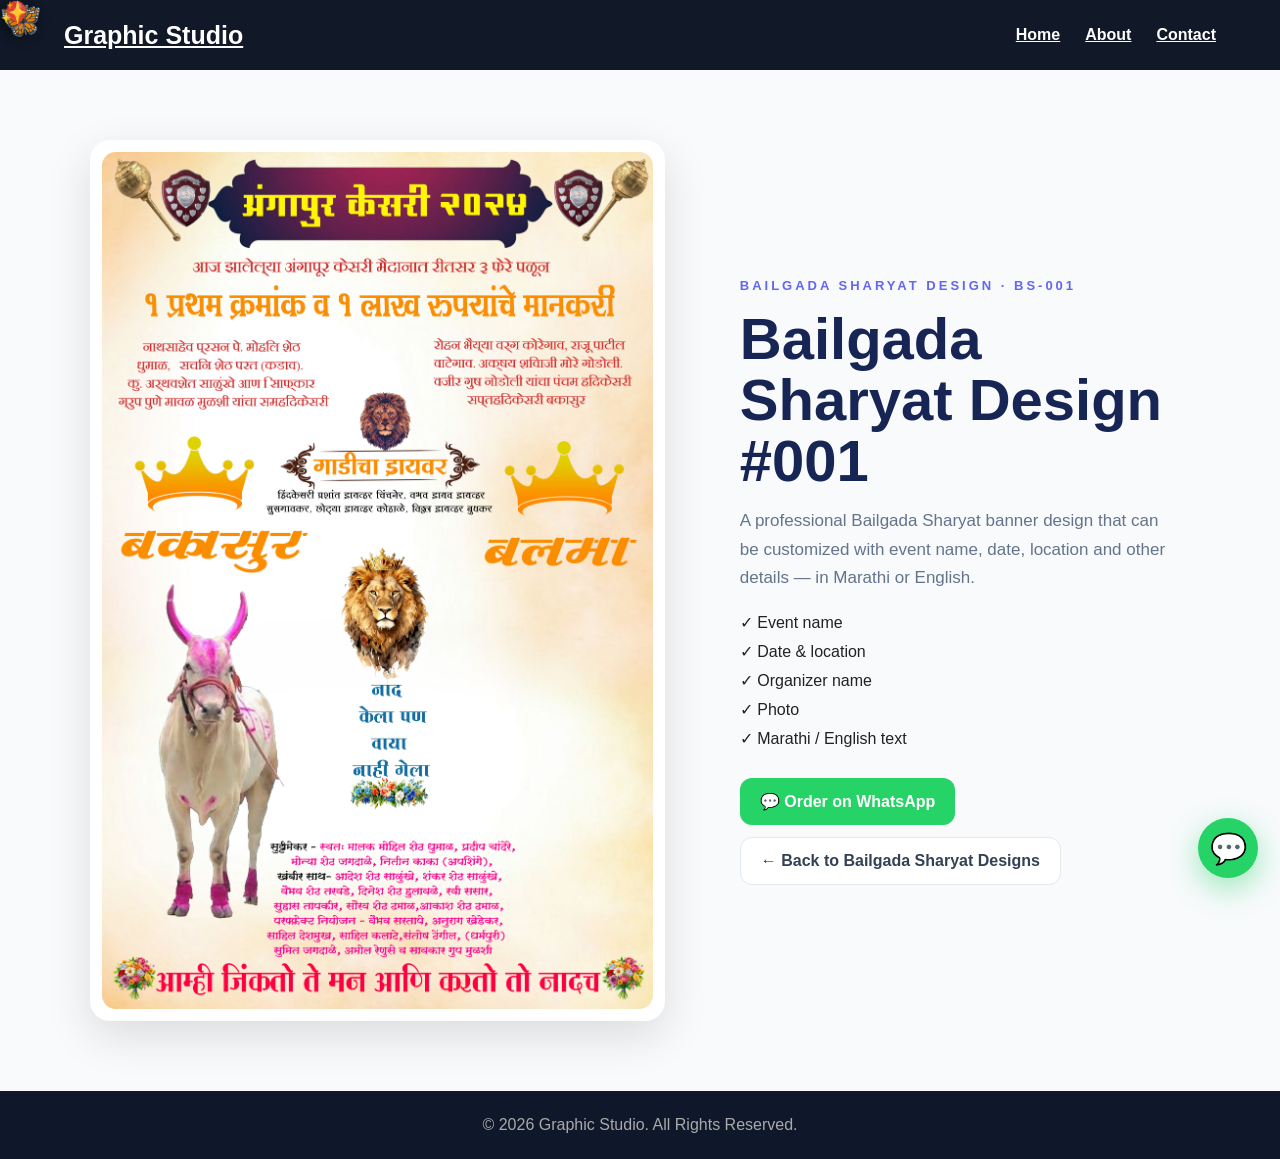
<file: designs/bailgada-001.html>
<!DOCTYPE html>
<html lang="en">
<head>
    <meta charset="UTF-8">
    <meta name="viewport" content="width=device-width, initial-scale=1.0">
    <meta name="description"
        content="Bailgada Sharyat Design BS-001. Customized Bailgada Sharyat banner with event details. Order on WhatsApp.">
    <title>Bailgada Sharyat Design #001 | Graphic Studio</title>
    <link rel="stylesheet" href="../css/style.css">
    <link rel="icon" type="image/png" href="../favicon.png">
    <link rel="apple-touch-icon" href="../apple-touch-icon.png">

</head>

<body data-whatsapp="917745036055" data-whatsapp-text="Hello Graphic Studio, I want to order Bailgada Sharyat Design #001 (BS-001).">
    <!-- FLOATING DECORATIONS -->
    <div class="decor-layer" aria-hidden="true">
        <span class="butterfly b1">&#129419;</span>
        <span class="butterfly b2">&#129419;</span>
        <span class="butterfly b3">&#129419;</span>
        <span class="butterfly b4">&#127880;</span>
        <span class="butterfly b5">&#10024;</span>
    </div>


    <!-- HEADER -->
    <header class="header">
        <div class="container header-container">
            <a href="../index.html" class="logo">Graphic Studio</a>
            <button class="menu-toggle" id="menuToggle" aria-label="Toggle menu">&#9776;</button>
            <nav class="navbar" id="navbarMenu">
                <a href="../index.html" class="nav-link">Home</a>
                <a href="../about.html" class="nav-link">About</a>
                <a href="../contact.html" class="nav-link">Contact</a>
            </nav>
        </div>
    </header>

    <main class="design-page">
        <section class="design-detail">

            <div class="design-image-box">
                <img src="../images/bailgada-sharyat/bailgada-001.jpg" alt="Bailgada Sharyat Design #001" class="main-design-image" loading="lazy">
            </div>

            <div class="design-info">
                <span class="eyebrow">BAILGADA SHARYAT DESIGN &middot; BS-001</span>
                <h1>Bailgada Sharyat Design #001</h1>
                <p>
                    A professional Bailgada Sharyat banner design that can be customized with
                    event name, date, location and other details &mdash; in Marathi or English.
                </p>

                <ul class="customization-list">
                    <li>&#10003; Event name</li>
                    <li>&#10003; Date &amp; location</li>
                    <li>&#10003; Organizer name</li>
                    <li>&#10003; Photo</li>
                    <li>&#10003; Marathi / English text</li>
                </ul>

                <div class="design-buttons">
                    <a class="whatsapp-order"
                       href="https://wa.me/917745036055?text=Hello%20Graphic%20Studio%2C%20I%20want%20to%20order%20Bailgada%20Sharyat%20Design%20%23001%20(BS-001)."
                       target="_blank" rel="noopener">
                        &#128172; Order on WhatsApp
                    </a>
                    <a href="../categories/bailgada-sharyat.html" class="secondary-button">&larr; Back to Bailgada Sharyat Designs</a>
                </div>
            </div>

        </section>
    </main>

    <footer class="footer">
        <div class="container">
            <p>&copy; 2026 Graphic Studio. All Rights Reserved.</p>
        </div>
    </footer>

    <a href="#" id="floatingWhatsapp" class="floating-whatsapp" target="_blank" rel="noopener" aria-label="Chat on WhatsApp">&#128172;</a>

    <script src="../js/script.js"></script>
</body>
</html>
</file>
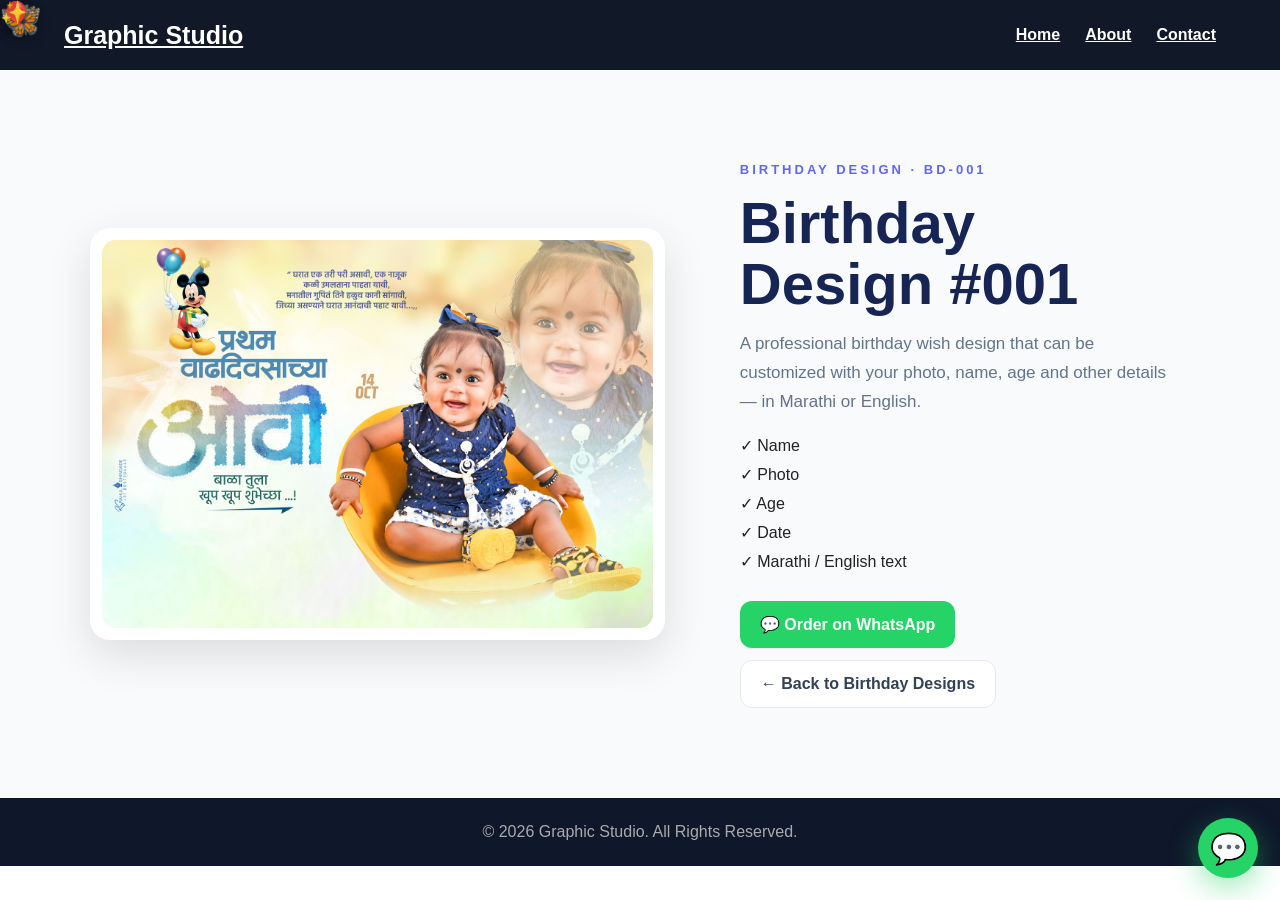
<file: designs/birthday-001.html>
<!DOCTYPE html>
<html lang="en">
<head>
    <meta charset="UTF-8">
    <meta name="viewport" content="width=device-width, initial-scale=1.0">
    <meta name="description"
        content="Birthday Design BD-001. Customize name, photo and birthday details. Order this birthday graphic design on WhatsApp.">
    <title>Birthday Design #001 | Graphic Studio</title>
    <link rel="stylesheet" href="../css/style.css">
    <link rel="icon" type="image/png" href="../favicon.png">
    <link rel="apple-touch-icon" href="../apple-touch-icon.png">

</head>

<body data-whatsapp="917745036055" data-whatsapp-text="Hello Graphic Studio, I want to order Birthday Design #001 (BD-001).">
    <!-- FLOATING DECORATIONS -->
    <div class="decor-layer" aria-hidden="true">
        <span class="butterfly b1">&#129419;</span>
        <span class="butterfly b2">&#129419;</span>
        <span class="butterfly b3">&#129419;</span>
        <span class="butterfly b4">&#127880;</span>
        <span class="butterfly b5">&#10024;</span>
    </div>


    <!-- HEADER -->
    <header class="header">
        <div class="container header-container">
            <a href="../index.html" class="logo">Graphic Studio</a>
            <button class="menu-toggle" id="menuToggle" aria-label="Toggle menu">&#9776;</button>
            <nav class="navbar" id="navbarMenu">
                <a href="../index.html" class="nav-link">Home</a>
                <a href="../about.html" class="nav-link">About</a>
                <a href="../contact.html" class="nav-link">Contact</a>
            </nav>
        </div>
    </header>

    <main class="design-page">
        <section class="design-detail">

            <div class="design-image-box">
                <img src="../images/birthday/birthday-001.jpg" alt="Birthday Design #001" class="main-design-image" loading="lazy">
            </div>

            <div class="design-info">
                <span class="eyebrow">BIRTHDAY DESIGN &middot; BD-001</span>
                <h1>Birthday Design #001</h1>
                <p>
                    A professional birthday wish design that can be customized with your
                    photo, name, age and other details &mdash; in Marathi or English.
                </p>

                <ul class="customization-list">
                    <li>&#10003; Name</li>
                    <li>&#10003; Photo</li>
                    <li>&#10003; Age</li>
                    <li>&#10003; Date</li>
                    <li>&#10003; Marathi / English text</li>
                </ul>

                <div class="design-buttons">
                    <a class="whatsapp-order"
                       href="https://wa.me/917745036055?text=Hello%20Graphic%20Studio%2C%20I%20want%20to%20order%20Birthday%20Design%20%23001%20(BD-001)."
                       target="_blank" rel="noopener">
                        &#128172; Order on WhatsApp
                    </a>
                    <a href="../categories/birthday.html" class="secondary-button">&larr; Back to Birthday Designs</a>
                </div>
            </div>

        </section>
    </main>

    <footer class="footer">
        <div class="container">
            <p>&copy; 2026 Graphic Studio. All Rights Reserved.</p>
        </div>
    </footer>

    <a href="#" id="floatingWhatsapp" class="floating-whatsapp" target="_blank" rel="noopener" aria-label="Chat on WhatsApp">&#128172;</a>

    <script src="../js/script.js"></script>
</body>
</html>
</file>
<file: css/style.css>
* {
    margin: 0;
    padding: 0;
    box-sizing: border-box;
}

body {
    font-family: Arial, sans-serif;
    background: #ffffff;
    color: #222222;
}

.container {
    width: 90%;
    max-width: 1200px;
    margin: auto;
}

/* HEADER */

.header {
    background: #111827;
    color: white;
}

.header-container {
    min-height: 70px;
    display: flex;
    align-items: center;
    justify-content: space-between;
}

.logo {
    color: white;
    font-size: 25px;
    font-weight: bold;
}

.navbar {
    display: flex;
    gap: 25px;
}

.navbar a {
    color: white;
    font-weight: bold;
}

.navbar a:hover {
    color: #facc15;
}

/* HERO */

.hero {
    padding: 100px 0;
    background: linear-gradient(135deg, #ede9fe, #ffffff);
}

.hero-text {
    max-width: 700px;
}

.hero-small-text,
.section-label {
    color: #7c3aed;
    font-size: 14px;
    font-weight: bold;
    letter-spacing: 2px;
    margin-bottom: 15px;
}

.hero h1 {
    font-size: 52px;
    line-height: 1.1;
    margin-bottom: 20px;
}

.hero p {
    font-size: 18px;
    color: #555;
    margin-bottom: 30px;
}

.primary-button {
    display: inline-block;
    background: #7c3aed;
    color: white;
    padding: 14px 24px;
    border-radius: 8px;
    font-weight: bold;
}

.primary-button:hover {
    background: #5b21b6;
}

/* SECTION */

.categories {
    padding: 80px 0;
}

.section-heading {
    text-align: center;
    margin-bottom: 40px;
}

.section-heading h2 {
    font-size: 36px;
    margin-bottom: 10px;
}

/* CATEGORY CARDS */

.category-grid {
    display: grid;
    grid-template-columns: repeat(3, 1fr);
    gap: 25px;
}

.category-card {
    display: block;
    background: white;
    border: 1px solid #ddd;
    border-radius: 15px;
    overflow: hidden;
    transition: 0.3s;
}

.category-card:hover {
    transform: translateY(-5px);
    box-shadow: 0 15px 30px rgba(0,0,0,0.12);
}

.category-image {
    height: 350px;
    background: #eeeeee;
}

.category-image img {
    width: 100%;
    height: 100%;
    object-fit: cover;
}

.category-info {
    padding: 20px;
}

.category-info h3 {
    font-size: 22px;
    margin-bottom: 8px;
}

.category-info p {
    color: #666;
    margin-bottom: 15px;
}

.category-info span {
    color: #7c3aed;
    font-weight: bold;
}

/* WHY US */

.why-us {
    padding: 80px 0;
    background: #f5f5f5;
}

.features {
    display: grid;
    grid-template-columns: repeat(3, 1fr);
    gap: 25px;
}

.feature {
    background: white;
    padding: 30px;
    text-align: center;
    border-radius: 15px;
}

.feature-icon {
    font-size: 40px;
    margin-bottom: 15px;
}

/* CTA */

.cta {
    padding: 80px 20px;
    background: #111827;
    color: white;
    text-align: center;
}

.cta h2 {
    font-size: 36px;
    margin-bottom: 15px;
}

.cta p {
    color: #ddd;
    margin-bottom: 25px;
}

.whatsapp-button {
    display: inline-block;
    background: #25D366;
    color: white;
    padding: 15px 25px;
    border-radius: 8px;
    font-weight: bold;
}

.whatsapp-button:hover {
    background: #1da851;
}

/* CATEGORY PAGE */

.category-header {
    padding: 70px 20px;
    text-align: center;
    background: #ede9fe;
}

.category-header h1 {
    font-size: 45px;
    margin-bottom: 15px;
}

.designs-section {
    padding: 80px 0;
}

.design-grid {
    display: grid;
    grid-template-columns: repeat(3, 1fr);
    gap: 25px;
}

.design-card {
    background: white;
    border: 1px solid #ddd;
    border-radius: 15px;
    overflow: hidden;
}

.design-image {
    height: 400px;
    background: #eee;
}

.design-image img {
    width: 100%;
    height: 100%;
    object-fit: cover;
}

.design-info {
    padding: 20px;
}

/* INDIVIDUAL DESIGN */

.product-section {
    padding: 80px 0;
}

.product-container {
    display: grid;
    grid-template-columns: 1fr 1fr;
    gap: 50px;
}

.product-image {
    border-radius: 15px;
    overflow: hidden;
    background: #eee;
}

.product-image img {
    width: 100%;
    height: auto;
}

.product-details h1 {
    font-size: 42px;
    margin-bottom: 15px;
}

.product-description {
    color: #555;
    font-size: 17px;
    margin: 25px 0;
}

.customization-list {
    list-style: none;
    margin: 20px 0 30px;
}

.customization-list li {
    margin-bottom: 10px;
}

.order-button {
    display: block;
    text-align: center;
    margin-bottom: 20px;
}

.back-button {
    color: #7c3aed;
    font-weight: bold;
}

/* FOOTER */

.footer {
    padding: 25px;
    background: #0f172a;
    color: #aaa;
    text-align: center;
}

/* MOBILE */

@media (max-width: 800px) {

    .header-container {
        flex-direction: column;
        padding: 15px 0;
        gap: 10px;
    }

    .hero h1 {
        font-size: 38px;
    }

    .category-grid,
    .design-grid,
    .features,
    .product-container {
        grid-template-columns: 1fr;
    }

    .category-image {
        height: auto;
    }

    .category-image img {
        height: auto;
    }

    .product-details h1 {
        font-size: 32px;
    }
}
/* =========================================
   MODERN BUTTONS
========================================= */

.primary-button,
.explore-button,
.view-button {
    display: inline-block;
    padding: 13px 24px;
    border-radius: 12px;
    background: linear-gradient(135deg, #4f46e5, #7c3aed);
    color: white;
    text-decoration: none;
    font-weight: 600;
    transition: all 0.3s ease;
    box-shadow: 0 8px 25px rgba(79, 70, 229, 0.25);
}

.primary-button:hover,
.explore-button:hover,
.view-button:hover {
    transform: translateY(-4px);
    box-shadow: 0 14px 30px rgba(79, 70, 229, 0.35);
}


/* =========================================
   SMALL WHATSAPP BUTTON
========================================= */

.whatsapp-small {
    display: inline-flex;
    align-items: center;
    justify-content: center;

    padding: 9px 14px;

    border-radius: 9px;

    background: #25D366;
    color: white;

    text-decoration: none;

    font-size: 13px;
    font-weight: 600;

    transition: all 0.25s ease;
}

.whatsapp-small:hover {
    transform: translateY(-2px) scale(1.03);
    box-shadow: 0 8px 18px rgba(37, 211, 102, 0.30);
}


/* =========================================
   DESIGN CARDS
========================================= */

.design-card {
    background: white;
    border-radius: 18px;
    overflow: hidden;

    box-shadow: 0 8px 30px rgba(0,0,0,0.08);

    transition:
        transform 0.35s ease,
        box-shadow 0.35s ease;

    animation: cardAppear 0.7s ease both;
}

.design-card:hover {
    transform: translateY(-8px);

    box-shadow:
        0 18px 45px rgba(0,0,0,0.14);
}


.design-card img {
    width: 100%;
    height: 300px;

    object-fit: cover;

    display: block;

    transition: transform 0.5s ease;
}

.design-card:hover img {
    transform: scale(1.04);
}


.design-card-content {
    padding: 20px;
}


.design-card-content h3 {
    margin-bottom: 8px;
}


.design-card-content p {
    color: #64748b;
    margin-bottom: 15px;
}


.card-actions {
    display: flex;
    gap: 10px;
    align-items: center;
    flex-wrap: wrap;
}


/* =========================================
   ANIMATIONS
========================================= */

@keyframes cardAppear {

    from {
        opacity: 0;
        transform: translateY(30px);
    }

    to {
        opacity: 1;
        transform: translateY(0);
    }

}


@keyframes floating {

    0% {
        transform: translateY(0);
    }

    50% {
        transform: translateY(-8px);
    }

    100% {
        transform: translateY(0);
    }

}


/* =========================================
   DESIGN DETAIL PAGE
========================================= */

.design-page {
    min-height: 75vh;
    padding: 70px 7%;
    background: #f8fafc;
}


.design-detail {

    max-width: 1150px;
    margin: auto;

    display: grid;

    grid-template-columns:
        minmax(0, 1.1fr)
        minmax(320px, 0.9fr);

    gap: 55px;

    align-items: center;

}


.design-image-box {

    background: white;

    padding: 12px;

    border-radius: 20px;

    box-shadow:
        0 15px 45px rgba(0,0,0,0.12);

    overflow: hidden;

}


.main-design-image {

    width: 100%;

    display: block;

    border-radius: 14px;

}


.design-info .eyebrow {

    font-size: 13px;

    letter-spacing: 3px;

    font-weight: 700;

    color: #6366f1;

}


.design-info h1 {

    font-size: clamp(34px, 5vw, 58px);

    line-height: 1.05;

    margin: 15px 0;

    color: #172554;

}


.design-info p {

    color: #64748b;

    line-height: 1.7;

    font-size: 17px;

}


.design-buttons {

    display: flex;

    gap: 12px;

    margin-top: 28px;

    flex-wrap: wrap;

}


.whatsapp-order {

    display: inline-flex;

    align-items: center;

    gap: 8px;

    padding: 14px 20px;

    border-radius: 12px;

    background: #25D366;

    color: white;

    text-decoration: none;

    font-weight: 700;

    transition: 0.3s ease;

}


.whatsapp-order:hover {

    transform: translateY(-3px);

    box-shadow:
        0 12px 25px rgba(37,211,102,0.30);

}


.secondary-button {

    display: inline-flex;

    align-items: center;

    padding: 14px 20px;

    border-radius: 12px;

    background: white;

    color: #334155;

    text-decoration: none;

    border: 1px solid #e2e8f0;

    font-weight: 600;

    transition: 0.3s ease;

}


.secondary-button:hover {

    background: #f1f5f9;

    transform: translateY(-2px);

}


/* =========================================
   RESPONSIVE DESIGN
========================================= */

@media (max-width: 800px) {

    .design-detail {

        grid-template-columns: 1fr;

        gap: 30px;

    }

    .design-page {

        padding: 40px 5%;

    }

    .design-info h1 {

        font-size: 38px;

    }

}

/* =========================================
   MOBILE MENU TOGGLE
========================================= */

.menu-toggle {
    display: none;
    background: none;
    border: none;
    color: white;
    font-size: 28px;
    cursor: pointer;
    line-height: 1;
}

@media (max-width: 800px) {

    .header-container {
        flex-direction: row;
        flex-wrap: wrap;
        align-items: center;
        justify-content: space-between;
        padding: 15px 0;
        gap: 0;
    }

    .menu-toggle {
        display: block;
    }

    .navbar {
        display: none;
        flex-direction: column;
        width: 100%;
        flex-basis: 100%;
        order: 3;
        gap: 0;
        background: #111827;
    }

    .navbar.open {
        display: flex;
    }

    .navbar a {
        padding: 14px 0;
        border-top: 1px solid rgba(255,255,255,0.1);
    }
}

/* =========================================
   ACTIVE NAV LINK
========================================= */

.navbar a.active {
    color: #facc15;
}

/* =========================================
   FLOATING WHATSAPP BUTTON (every page)
========================================= */

.floating-whatsapp {
    position: fixed;
    bottom: 22px;
    right: 22px;
    width: 60px;
    height: 60px;
    border-radius: 50%;
    background: #25D366;
    color: white;
    display: flex;
    align-items: center;
    justify-content: center;
    font-size: 30px;
    text-decoration: none;
    box-shadow: 0 10px 30px rgba(37, 211, 102, 0.45);
    z-index: 999;
    animation: floating 3s ease-in-out infinite;
    transition: transform 0.25s ease;
}

.floating-whatsapp:hover {
    transform: scale(1.1);
}

@media (max-width: 800px) {
    .floating-whatsapp {
        width: 54px;
        height: 54px;
        font-size: 26px;
        bottom: 16px;
        right: 16px;
    }
}

/* =========================================
   HOME PAGE ENTRANCE ANIMATIONS
========================================= */

.hero {
    background: linear-gradient(-45deg, #ede9fe, #f5f3ff, #e0e7ff, #ffffff);
    background-size: 400% 400%;
    animation: gradientShift 14s ease infinite;
    position: relative;
    overflow: hidden;
}

.hero-content > * {
    opacity: 0;
    animation: fadeUp 0.8s ease forwards;
}

.hero-small-text { animation-delay: 0.1s; }
.hero h1 { animation-delay: 0.25s; }
.hero p { animation-delay: 0.4s; }
.hero .primary-button { animation-delay: 0.55s; }

@keyframes gradientShift {
    0% { background-position: 0% 50%; }
    50% { background-position: 100% 50%; }
    100% { background-position: 0% 50%; }
}

@keyframes fadeUp {
    from {
        opacity: 0;
        transform: translateY(28px);
    }
    to {
        opacity: 1;
        transform: translateY(0);
    }
}

/* Floating decorative blobs on hero */
.hero::before,
.hero::after {
    content: "";
    position: absolute;
    border-radius: 50%;
    filter: blur(10px);
    opacity: 0.35;
    z-index: 0;
    animation: floating 6s ease-in-out infinite;
}

.hero::before {
    width: 180px;
    height: 180px;
    background: #a78bfa;
    top: -40px;
    right: 8%;
}

.hero::after {
    width: 120px;
    height: 120px;
    background: #facc15;
    bottom: 10%;
    right: 25%;
    animation-delay: 1.5s;
}

.hero-content {
    position: relative;
    z-index: 1;
}

/* =========================================
   SCROLL REVEAL (used across all pages)
========================================= */

.reveal {
    opacity: 0;
    transform: translateY(35px);
    transition: opacity 0.7s ease, transform 0.7s ease;
}

.reveal.active {
    opacity: 1;
    transform: translateY(0);
}

.reveal-stagger.active .reveal-item:nth-child(1) { transition-delay: 0s; }
.reveal-stagger.active .reveal-item:nth-child(2) { transition-delay: 0.12s; }
.reveal-stagger.active .reveal-item:nth-child(3) { transition-delay: 0.24s; }

/* =========================================
   ABOUT / CONTACT PAGES
========================================= */

.page-header {
    padding: 70px 20px;
    text-align: center;
    background: linear-gradient(135deg, #ede9fe, #ffffff);
}

.page-header h1 {
    font-size: 45px;
    margin-bottom: 12px;
}

.page-header p {
    color: #555;
    max-width: 600px;
    margin: 0 auto;
}

.about-section {
    padding: 80px 0;
}

.about-grid {
    display: grid;
    grid-template-columns: 1fr 1fr;
    gap: 50px;
    align-items: center;
}

.about-grid h2 {
    font-size: 32px;
    margin-bottom: 18px;
}

.about-grid p {
    color: #555;
    line-height: 1.7;
    margin-bottom: 16px;
    font-size: 16px;
}

.about-stats {
    display: grid;
    grid-template-columns: repeat(3, 1fr);
    gap: 20px;
    margin-top: 30px;
}

.about-stat {
    background: white;
    border: 1px solid #eee;
    border-radius: 14px;
    padding: 20px;
    text-align: center;
    box-shadow: 0 8px 25px rgba(0,0,0,0.05);
}

.about-stat h3 {
    font-size: 28px;
    color: #7c3aed;
}

.about-stat p {
    color: #666;
    font-size: 13px;
    margin-top: 4px;
}

.about-visual {
    background: linear-gradient(135deg, #7c3aed, #4f46e5);
    border-radius: 20px;
    min-height: 340px;
    display: flex;
    align-items: center;
    justify-content: center;
    font-size: 90px;
}

.contact-grid {
    display: grid;
    grid-template-columns: 1fr 1fr;
    gap: 40px;
}

.contact-card {
    background: white;
    border: 1px solid #eee;
    border-radius: 16px;
    padding: 30px;
    box-shadow: 0 8px 25px rgba(0,0,0,0.05);
}

.contact-card h3 {
    margin-bottom: 10px;
    font-size: 20px;
}

.contact-card p {
    color: #666;
    margin-bottom: 18px;
}

.contact-list {
    list-style: none;
}

.contact-list li {
    padding: 10px 0;
    border-top: 1px solid #f0f0f0;
    color: #444;
}

.contact-list li:first-child {
    border-top: none;
}

.contact-form {
    display: flex;
    flex-direction: column;
    gap: 14px;
}

.contact-form input,
.contact-form select,
.contact-form textarea {
    padding: 13px 15px;
    border-radius: 10px;
    border: 1px solid #ddd;
    font-family: inherit;
    font-size: 15px;
}

.contact-form textarea {
    min-height: 110px;
    resize: vertical;
}

.contact-form button {
    border: none;
    cursor: pointer;
    font-family: inherit;
}

@media (max-width: 800px) {
    .about-grid,
    .contact-grid {
        grid-template-columns: 1fr;
    }
    .about-visual {
        min-height: 220px;
        font-size: 60px;
    }
}

/* =========================================
   FLOATING DECORATIONS (butterflies etc.)
========================================= */

.decor-layer {
    position: fixed;
    inset: 0;
    width: 100vw;
    height: 100vh;
    overflow: hidden;
    pointer-events: none;
    z-index: 5;
}

.butterfly {
    position: absolute;
    top: 0;
    left: 0;
    display: inline-block;
    font-size: 30px;
    opacity: 0.9;
    filter: drop-shadow(0 4px 8px rgba(0,0,0,0.15));
    animation-timing-function: ease-in-out;
    animation-iteration-count: infinite;
    will-change: transform;
}

.b1 {
    font-size: 30px;
    animation-name: flyPath1;
    animation-duration: 16s;
    animation-delay: 0s;
}

.b2 {
    font-size: 24px;
    animation-name: flyPath2;
    animation-duration: 20s;
    animation-delay: 2s;
}

.b3 {
    font-size: 34px;
    animation-name: flyPath3;
    animation-duration: 18s;
    animation-delay: 5s;
}

.b4 {
    font-size: 26px;
    animation-name: floatUp1;
    animation-duration: 12s;
    animation-delay: 1s;
}

.b5 {
    font-size: 22px;
    animation-name: floatUp2;
    animation-duration: 14s;
    animation-delay: 4s;
}

@keyframes flyPath1 {
    0%   { transform: translate(-10vw, 78vh) rotate(-8deg) scale(1); }
    20%  { transform: translate(18vw, 45vh) rotate(10deg) scale(1.05); }
    40%  { transform: translate(38vw, 62vh) rotate(-10deg) scale(0.95); }
    60%  { transform: translate(60vw, 30vh) rotate(8deg) scale(1.05); }
    80%  { transform: translate(85vw, 50vh) rotate(-6deg) scale(1); }
    100% { transform: translate(112vw, 20vh) rotate(10deg) scale(1); }
}

@keyframes flyPath2 {
    0%   { transform: translate(110vw, 15vh) rotate(8deg) scale(1); }
    22%  { transform: translate(80vw, 55vh) rotate(-10deg) scale(0.95); }
    45%  { transform: translate(55vw, 25vh) rotate(10deg) scale(1.05); }
    68%  { transform: translate(30vw, 60vh) rotate(-8deg) scale(1); }
    100% { transform: translate(-12vw, 35vh) rotate(6deg) scale(1); }
}

@keyframes flyPath3 {
    0%   { transform: translate(-10vw, 20vh) rotate(-6deg) scale(1); }
    25%  { transform: translate(22vw, 70vh) rotate(10deg) scale(1.05); }
    50%  { transform: translate(50vw, 15vh) rotate(-10deg) scale(0.95); }
    75%  { transform: translate(78vw, 60vh) rotate(8deg) scale(1.05); }
    100% { transform: translate(112vw, 40vh) rotate(-6deg) scale(1); }
}

@keyframes floatUp1 {
    0%   { transform: translate(15vw, 105vh) rotate(0deg); opacity: 0; }
    10%  { opacity: 0.9; }
    90%  { opacity: 0.9; }
    100% { transform: translate(8vw, -10vh) rotate(15deg); opacity: 0; }
}

@keyframes floatUp2 {
    0%   { transform: translate(75vw, 105vh) rotate(0deg); opacity: 0; }
    10%  { opacity: 0.9; }
    90%  { opacity: 0.9; }
    100% { transform: translate(82vw, -10vh) rotate(-15deg); opacity: 0; }
}

@media (max-width: 800px) {
    .b3, .b5 {
        display: none;
    }
    .butterfly {
        font-size: 20px;
    }
}
</file>
